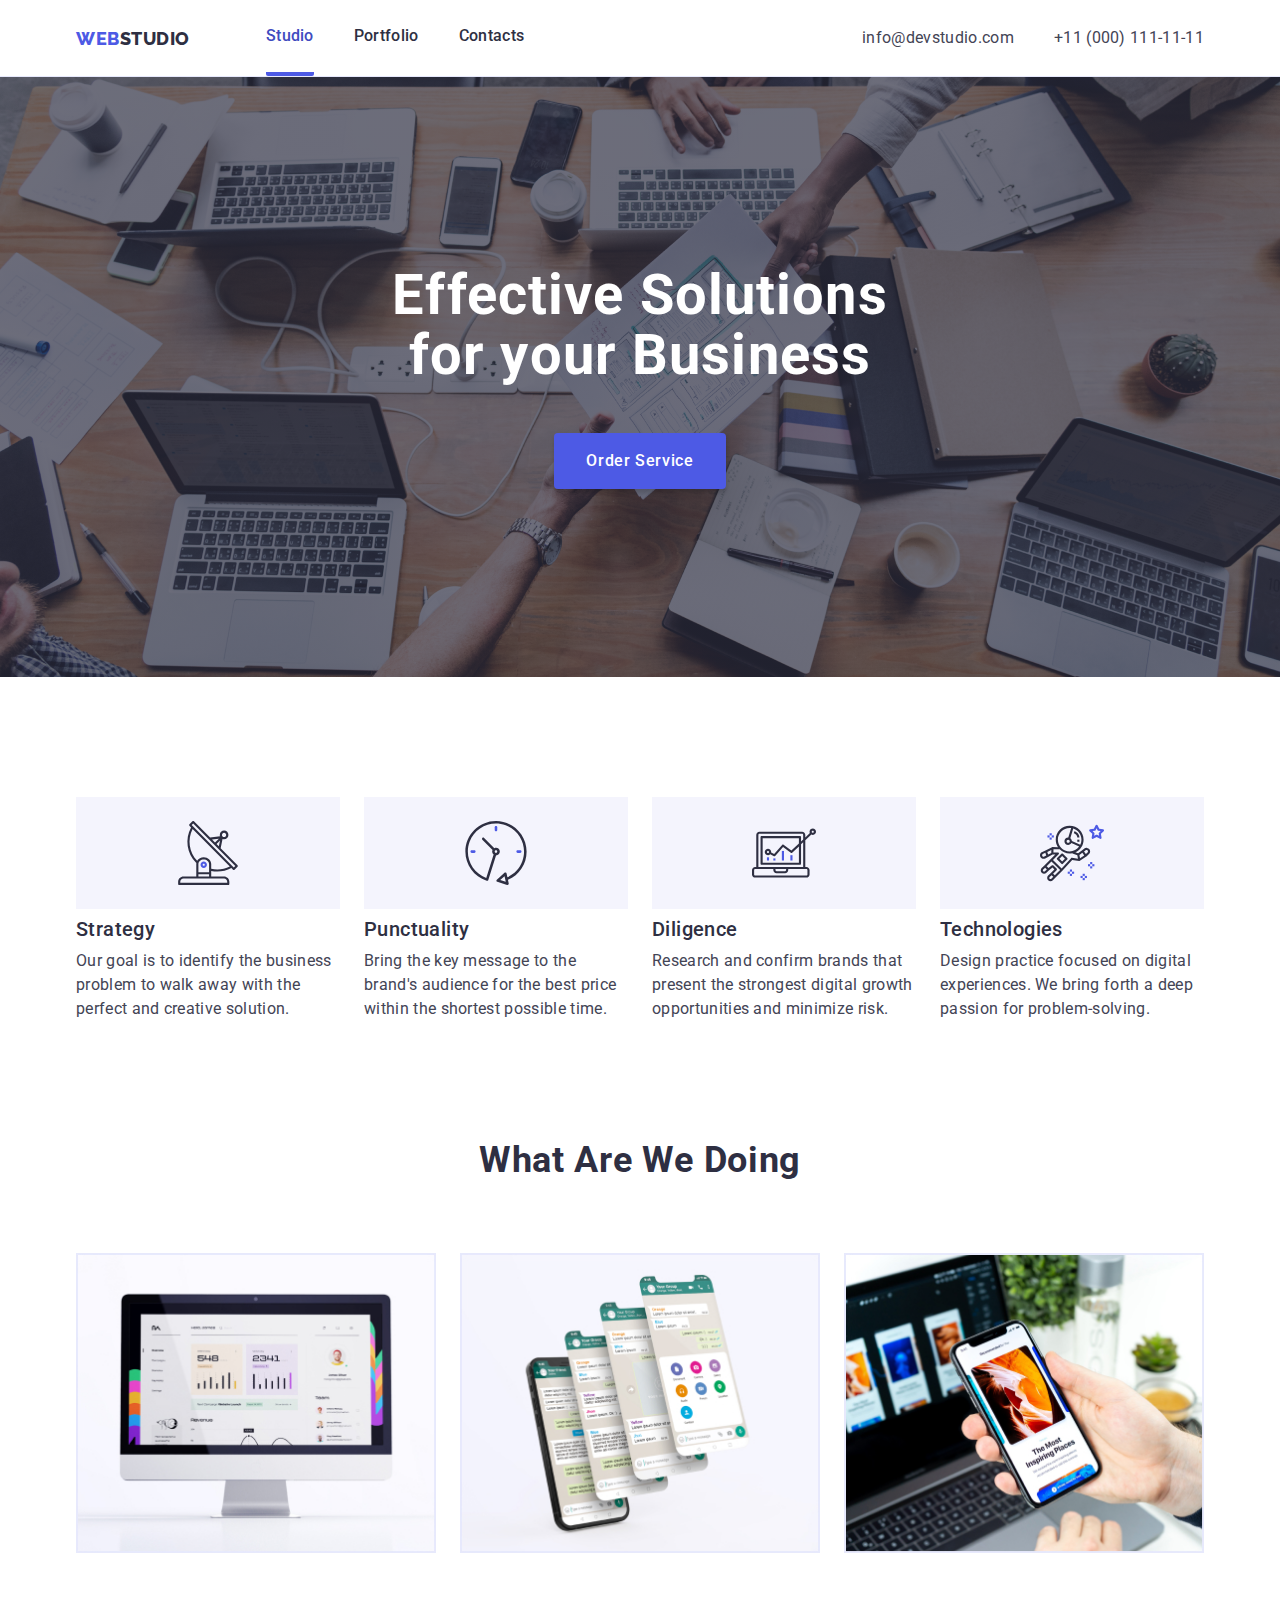
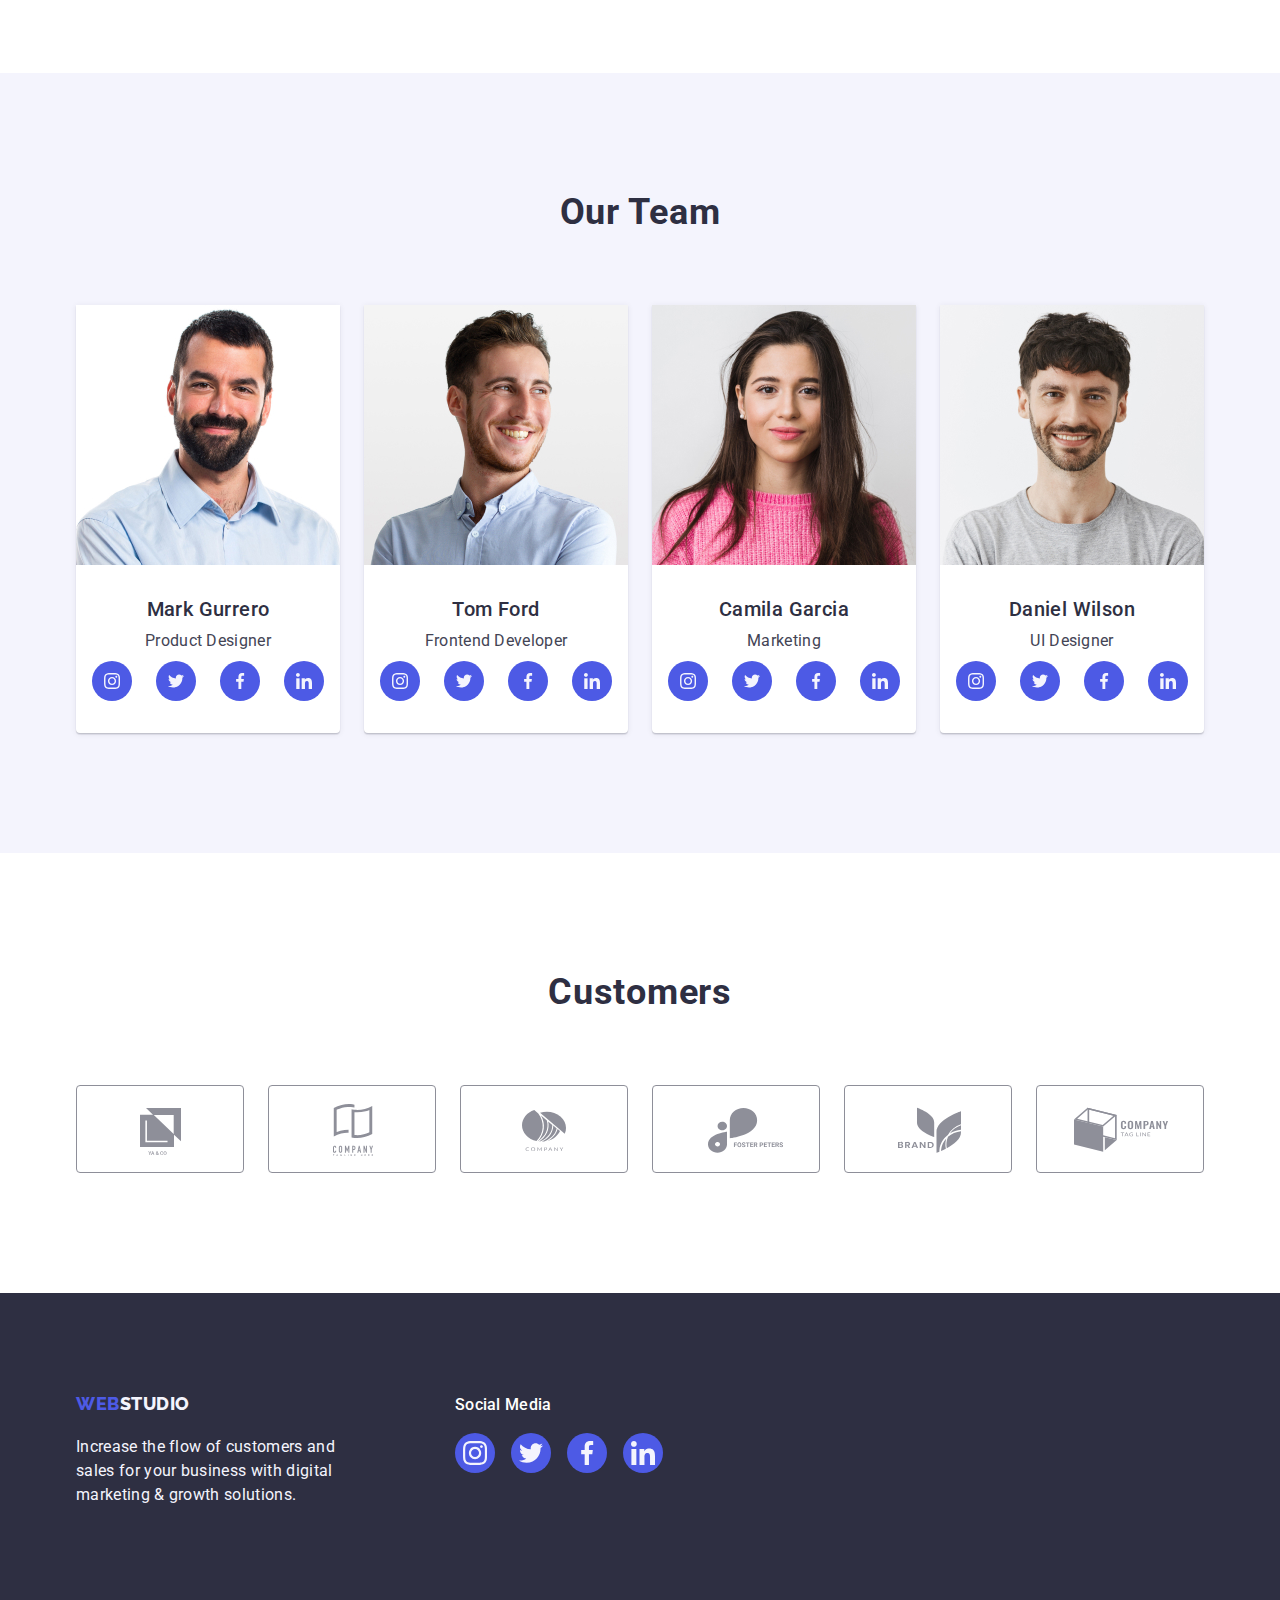
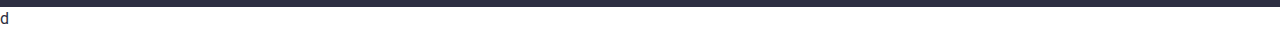
<file: index.html>
<!DOCTYPE html>
<html lang="en">

<head>
    <meta charset="UTF-8">
    <meta name="viewport" content="width=device-width, initial-scale=1.0">
    <title>WEBSTUDIO</title>
    <link rel="stylesheet" href="https://cdnjs.cloudflare.com/ajax/libs/modern-normalize/2.0.0/modern-normalize.min.css">
    <link href="https://fonts.googleapis.com/css2?family=Raleway:wght@800&family=Roboto:wght@400;500;700;900&display=swap" rel="stylesheet">
    <link rel="stylesheet" href="./css/style.css">

</head>

<body>    

   <!-- header -->

   <header class="header">
    <div class="container header-container">

    <!-- Navigation -->

    <nav class="header-navigation nav">
        
        <a class="header-logo link" href="./index.html"><span class="header-logo-web">WEB</span><span class="header-logo-studio">STUDIO</span></a>
        <ul class="header-navigation-list list">
            <li class="header-navigation-item"><a class="header-navigation-link current-page link" rel="noreffer noopener" href="./index.html">Studio</a></li>
            <li class="header-navigation-item"><a class="header-navigation-link link" rel="noreffer noopener" href="./portfolio.html">Portfolio</a></li>
            <li class="header-navigation-item"><a class="header-navigation-link link" href="#">Contacts</a></li>
        </ul>
    
    </nav>

    <!-- Contacts -->

        <ul class="header-contact-list list">
            <li class="header-contact-item">
                <a class="header-contact-link link" href="mailto:info@devstudio.com">info@devstudio.com</a>
            </li>
            <li class="header-contact-item">
                <a class="header-contact-link link" href="tel:+110001111111">+11 (000) 111-11-11</a>
            </li>
    
        </ul>
    </div>
    </header>

    <!-- end of header -->

    <!-- Main -->

    <main class="main">
               <!-- Hero Section -->

        <section class="hero section">
            <div class="container hero-container">
            <h1 class="hero-title">Effective Solutions<br />for your Business</h1>
            <button class="hero-button button" type="button">Order Service</button>
        </div>
        </section>
        
        <!-- Section 1 - Strategy, Puctuality, Diligence, Technologies / Feature-->

        <section class="feature section">
            <div class="container feature-container">
            <ul class="feature-list list">
                <li class="feature-item">
                    <div class="feature-icon-container">
                        <svg class="feature-icon"> <use href="./images/icons.svg#antenna"></use></svg>
                    </div>
                    <h3 class="feature-heading3 heading3">Strategy</h3>
                    <p class="feature-text text">Our goal is to identify the business problem to walk away with the perfect and creative solution.</p>
                </li>
                <li class="feature-item">
                    <div class="feature-icon-container">
                        <svg class="feature-icon"> <use href="./images/icons.svg#clock"></use></svg>
                    </div>
                    <h3 class="feature-heading3 heading3">Punctuality</h3>
                    <p class="feature-text text">Bring the key message to the brand's audience for the best price within the shortest possible time.</p>
                </li>
                <li class="feature-item">
                    <div class="feature-icon-container">
                        <svg class="feature-icon"> <use href="./images/icons.svg#diagram"></use></svg>
                    </div>
                    <h3 class="feature-heading3 heading3">Diligence</h3>
                    <p class="feature-text text">Research and confirm brands that present the strongest digital growth opportunities and minimize risk.</p>
                </li>
                <li class="feature-item">
                    <div class="feature-icon-container">
                        <svg class="feature-icon"> <use href="./images/icons.svg#astronaut"></use></svg>
                    </div>
                    <h3 class="feature-heading3 heading3">Technologies</h3>
                    <p class="feature-text text">Design practice focused on digital experiences. We bring forth a deep passion for
                    problem-solving.</p>
                </li>
            </ul>
            </div>
        </section>
    
        <!-- Section 2 - What are we doing -->
    
        <section class="section-no-top-padding section">
            <div class="container doing-container">
                <h2 class="section-title">What Are We Doing</h2>
                <ul class="doing-list list">
                    <li class="doing-item">
                        <img src="./images/main-page/what-are-we-doing-img1.jpg" alt="Monitor" width="360">
                    </li>
                    <li class="doing-item">
                        <img src="./images/main-page/what-are-we-doing-img2.jpg" alt="Cellphones" width="360">
                    </li>
                    <li class="doing-item">
                        <img src="./images/main-page/what-are-we-doing-img3.jpg" alt="Hands Working on Cellphone and Laptop" width="360">
                    </li>
                </ul>
            </div>
        </section>

        <!-- Section 3 - Our Team -->

        <Section class="section-grey section">
            <div class="container section-grey-container">
            <h2 class="section-title">Our Team</h2>
            <ul class="our-team-list list">
                <li class="our-team-item">
                    <img src="./images/main-page/our-team-mark.jpg" alt="Picture of Mark Gurrero" width="264">
                    <div class="our-team-item-container">
                    <h3 class="our-team-heading3 heading3">Mark Gurrero</h3>
                    <p class="our-team-text text">Product Designer</p>
                    <ul class="grey-section-social-list list">
                        <li class="social-item item"><a class="social-link link" href="#"><svg class="social-icon" width="16" height="16"><use href="./images/icons.svg#instagram"></use></svg>
                        </a>
                        </li>
                        <li class="social-item item"><a class="social-link link" href="#"><svg class="social-icon" width="16" height="16"><use href="./images/icons.svg#twitter"></use></svg>
                        </a>
                        </li>
                        <li class="social-item item"><a class="social-link link" href="#"><svg class="social-icon" width="16" height="16"><use href="./images/icons.svg#facebook"></use></svg>
                        </a>
                        </li>
                        <li class="social-item item"><a class="social-link link" href="#"><svg class="social-icon" width="16" height="16"><use href="./images/icons.svg#linkedin"></use></svg>
                        </a>
                        </li>
                     </ul>
                    </div>
                </li>
                <li class="our-team-item">
                    <img src="./images/main-page/our-team-tom.jpg" alt="Picture of Tom Ford" width="264">
                    <div class="our-team-item-container">
                    <h3 class="our-team-heading3 heading3">Tom Ford</h3>
                    <p class="our-team-text text">Frontend Developer</p>
                    <ul class="grey-section-social-list list">
                        <li class="social-item item"><a class="social-link link" href="#"><svg class="social-icon" width="16" height="16"><use href="./images/icons.svg#instagram"></use></svg>
                        </a>
                        </li>
                        <li class="social-item item"><a class="social-link link" href="#"><svg class="social-icon" width="16" height="16"><use href="./images/icons.svg#twitter"></use></svg>
                        </a>
                        </li>
                        <li class="social-item item"><a class="social-link link" href="#"><svg class="social-icon" width="16" height="16"><use href="./images/icons.svg#facebook"></use></svg>
                        </a>
                        </li>
                        <li class="social-item item"><a class="social-link link" href="#"><svg class="social-icon" width="16" height="16"><use href="./images/icons.svg#linkedin"></use></svg>
                        </a>
                        </li>
                     </ul>
                    </div>
                </li>
                <li class="our-team-item">
                    <img src="./images/main-page/our-team-camila.jpg" alt="Picture of Camila Garcia" width="264">
                    <div class="our-team-item-container">
                    <h3 class="our-team-heading3 heading3">Camila Garcia</h3>
                    <p class="our-team-text text">Marketing</p>
                    <ul class="grey-section-social-list list">
                        <li class="social-item item"><a class="social-link link" href="#"><svg class="social-icon" width="16" height="16"><use href="./images/icons.svg#instagram"></use></svg>
                        </a>
                        </li>
                        <li class="social-item item"><a class="social-link link" href="#"><svg class="social-icon" width="16" height="16"><use href="./images/icons.svg#twitter"></use></svg>
                        </a>
                        </li>
                        <li class="social-item item"><a class="social-link link" href="#"><svg class="social-icon" width="16" height="16"><use href="./images/icons.svg#facebook"></use></svg>
                        </a>
                        </li>
                        <li class="social-item item"><a class="social-link link" href="#"><svg class="social-icon" width="16" height="16"><use href="./images/icons.svg#linkedin"></use></svg>
                        </a>
                        </li>
                     </ul>
                    </div>
                </li>
                <li class="our-team-item">
                    <img src="./images/main-page/our-team-daniel.jpg" alt="Daniel Wilson" width="264">
                    <div class="our-team-item-container">
                    <h3 class="our-team-heading3 heading3">Daniel Wilson</h3>
                    <p class="our-team-text text">UI Designer</p>
                    <ul class="grey-section-social-list list">
                        <li class="social-item item"><a class="social-link link" href="#"><svg class="social-icon" width="16" height="16"><use href="./images/icons.svg#instagram"></use></svg>
                        </a>
                        </li>
                        <li class="social-item item"><a class="social-link link" href="#"><svg class="social-icon" width="16" height="16"><use href="./images/icons.svg#twitter"></use></svg>
                        </a>
                        </li>
                        <li class="social-item item"><a class="social-link link" href="#"><svg class="social-icon" width="16" height="16"><use href="./images/icons.svg#facebook"></use></svg>
                        </a>
                        </li>
                        <li class="social-item item"><a class="social-link link" href="#"><svg class="social-icon" width="16" height="16"><use href="./images/icons.svg#linkedin"></use></svg>
                        </a>
                        </li>
                     </ul>
                    </div>
                </li>
            </ul>
            </div>
    </Section>

    <section class="customers-section section">
        <div class="container customers-container">
            <h2 class="section-title">Customers</h2>
            <ul class="customers-list list">
                <li class="customers-item item"><a class="customers-link link" href="#"><svg class="customers-icon" width="104" height="56"><use href="./images/icons.svg#customer-1"></use></svg>
                </a>
                </li>
                <li class="customers-item item"><a class="customers-link link" href="#"><svg class="customers-icon" width="104" height="56"><use href="./images/icons.svg#customer-2"></use></svg>
                </a>
                </li>
                <li class="customers-item item"><a class="customers-link link" href="#"><svg class="customers-icon" width="104" height="56"><use href="./images/icons.svg#customer-3"></use></svg>
                </a>
                </li>
                <li class="customers-item item"><a class="customers-link link" href="#"><svg class="customers-icon" width="104" height="56"><use href="./images/icons.svg#customer-4"></use></svg>
                </a>
                </li>
                <li class="customers-item item"><a class="customers-link link" href="#"><svg class="customers-icon" width="104" height="56"><use href="./images/icons.svg#customer-5"></use></svg>
                </a>
                </li>
                <li class="customers-item item"><a class="customers-link link" href="#"><svg class="customers-icon" width="104" height="56"><use href="./images/icons.svg#customer-6"></use></svg>
                </a>
                </li>
            </ul>
        </div>
    </section>

    


   </main>

    <!-- Footer -->

   <footer class="footer">
    <div class="container footer-container">
        <div class="logo-wrapper">
        <a class="footer-logo link" href="./index.html"><span class="footer-logo-web">WEB</span><span class="footer-logo-studio">STUDIO</span></a>
        <p class="footer-text text">Increase the flow of customers and<br />sales for your business with digital<br />marketing & growth solutions.</p>
       </div>
        <div class="logo-wrapper">
            <h3 class="footer-social-heading">Social Media</h3>
            <ul class="footer-social-list list">
                <li class="footer-social-item item"><a class="footer-social-link link" href="#"><svg class="social-icon" width="24" height="24"><use href="./images/icons.svg#instagram"></use></svg>
                </a>
                </li>
                <li class="footer-social-item item"><a class="footer-social-link link" href="#"><svg class="social-icon" width="24" height="24"><use href="./images/icons.svg#twitter"></use></svg>
                </a>
                </li>
                <li class="footer-social-item item"><a class="footer-social-link link" href="#"><svg class="social-icon" width="24" height="24"><use href="./images/icons.svg#facebook"></use></svg>
                </a>
                </li>
                <li class="footer-social-item item"><a class="footer-social-link link" href="#"><svg class="social-icon" width="24" height="24"><use href="./images/icons.svg#linkedin"></use></svg>
                </a>
                </li>
             </ul>
        </div>
        </div>
    
    </footer>
    
</body>

</html>d
</file>
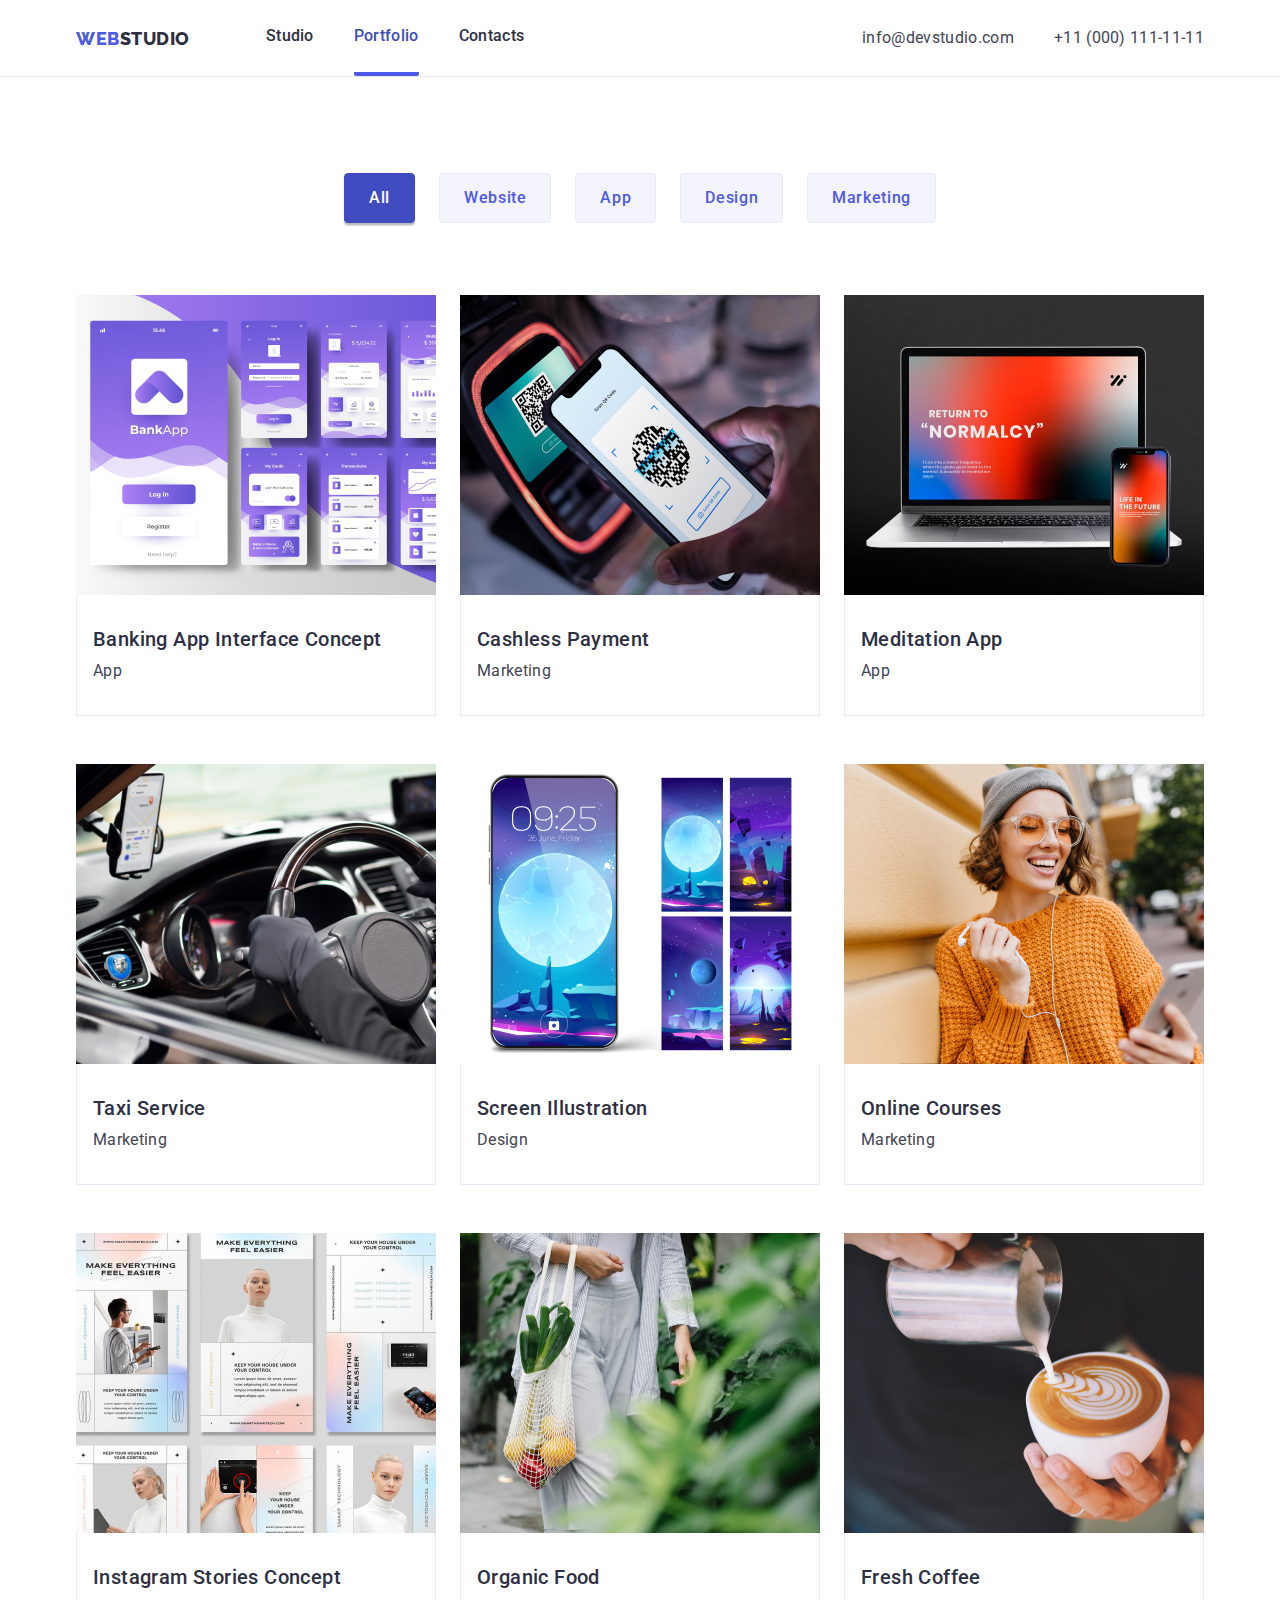
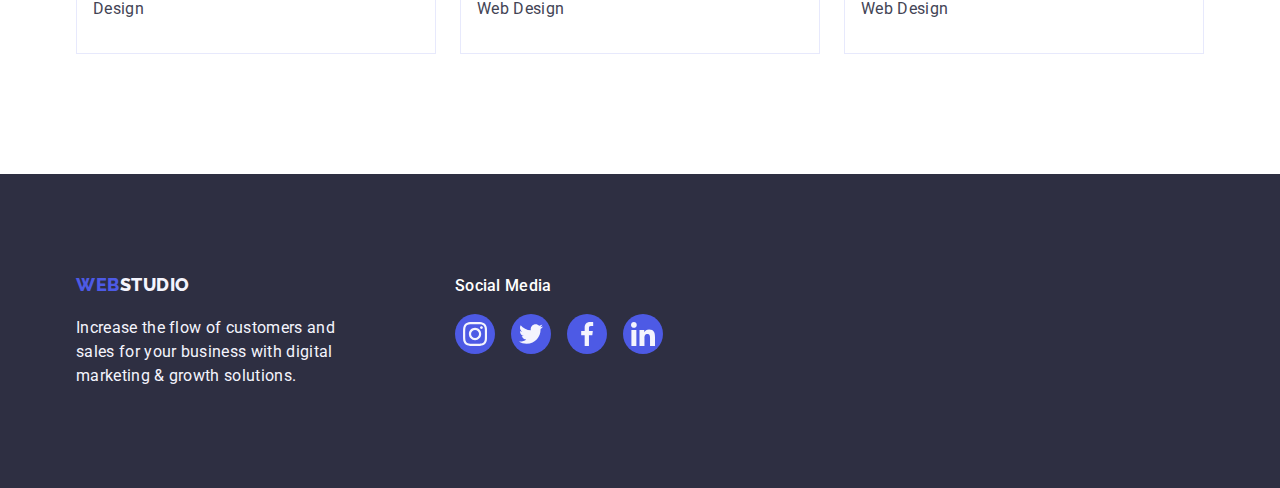
<file: portfolio.html>
<!DOCTYPE html>
<html lang="en">

<head>
    <meta charset="UTF-8">
    <meta name="viewport" content="width=device-width, initial-scale=1.0">
    <title>Portfolio</title>
    <link rel="stylesheet" href="https://cdnjs.cloudflare.com/ajax/libs/modern-normalize/2.0.0/modern-normalize.min.css">
    <link href="https://fonts.googleapis.com/css2?family=Raleway:wght@800&family=Roboto:wght@400;500;700;900&display=swap" rel="stylesheet">
    <link rel="stylesheet" href="./css/style.css">

</head>

<body>

   <!-- header -->

   <!-- header -->

   <header class="header">
    <div class="container header-container">

    <!-- Navigation -->

    <nav class="header-navigation nav">
        
        <a class="header-logo link" href="./index.html"><span class="header-logo-web">WEB</span><span class="header-logo-studio">STUDIO</span></a>
        <ul class="header-navigation-list list">
            <li class="header-navigation-item"><a class="header-navigation-link link" rel="noreffer noopener" href="./index.html">Studio</a></li>
            <li class="header-navigation-item"><a class="header-navigation-link current-page link" rel="noreffer noopener" href="./portfolio.html">Portfolio</a></li>
            <li class="header-navigation-item"><a class="header-navigation-link link" href="#">Contacts</a></li>
        </ul>
    
    </nav>

    <!-- Contacts -->

        <ul class="header-contact-list list">
            <li class="header-contact-item">
                <a class="header-contact-link link" href="mailto:info@devstudio.com">info@devstudio.com</a>
            </li>
            <li class="header-contact-item">
                <a class="header-contact-link link" href="tel:+110001111111">+11 (000) 111-11-11</a>
            </li>
    
        </ul>
    </div>
    </header>


    <!-- Main -->

    <main class="main">
             <!-- filter -->

        <section class="filter-and-projects section">
            <div class="container filter-container"> 
            <!-- <h2>Filters</h2> -->
            <ul class="filter-list list">
                <li class="filter-item"><button class="filter-button-active filter-button button" type="button">All</button></li>
                <li class="filter-item"><button class="filter-button-website filter-button button" type="button">Website</button></li>
                <li class="filters-item"><button class="filter-button-app filter-button button" type="button">App</button></li>
                <li class="filter-item"><button class="filter-button-design filter-button button" type="button">Design</button></li>
                <li class="filter-item"><button class="filter-button-marketing filter-button button" type="button">Marketing</button></li>
            </ul>
            </div>       
              

        <!-- Projects -->
            <div class="container project-container">
            <ul class="project-list list">
                <li class="project-item">
                        <a href="#" class="project-link link"><img src="./images/portfolio/project-1.jpg" alt="Banking App" >
                            <div class="project-itembox-container">
                            <h3 class="project-title heading3">Banking App Interface Concept</h3>
                            <p class="project-description text">App</p>
                            </div></a>
                    </li>
                <li class="project-item">
                    <a href="#" class="project-link link"><img src="./images/portfolio/project-2.jpg" alt="Cashless payment" width="360">
                    <div class="project-itembox-container">
                    <h3 class="project-title heading3">Cashless Payment</h3>
                    <p class="project-description text">Marketing</p>
                    </div></a>
                 </li>
                <li class="project-item">
                    <a href="#" class="project-link link"><img src="./images/portfolio/project-3.jpg" alt="Meditation App" width="360">
                    <div class="project-itembox-container">
                    <h3 class="project-title heading3">Meditation App</h3>
                    <p class="project-description text">App</p>
                    </div></a>
                </li>
                       
                <li class="project-item">
                    <a href="#" class="project-link link"><img src="./images/portfolio/project-4.jpg" alt="Taxi Service" width="360">
                    <div class="project-itembox-container">
                    <h3 class="project-title heading3">Taxi Service</h3>
                    <p class="project-description text">Marketing</p>
                    </div></a>
                </li>
                <li class="project-item">
                    <a href="#" class="project-link link"><img src="./images/portfolio/project-5.jpg" alt="Screen Illustration" width="360">
                    <div class="project-itembox-container">
                    <h3 class="project-title heading3">Screen Illustration</h3>
                    <p class="project-description text">Design</p>
                    </div></a>
                 </li>
                <li class="project-item">
                    <a href="#" class="project-link link"><img src="./images/portfolio/project-6.jpg" alt="Online Courses" width="360">
                    <div class="project-itembox-container">
                    <h3 class="project-title heading3">Online Courses</h3>
                    <p class="project-description text">Marketing</p>
                    </div></a>
                 </li>
                <li class="project-item">
                    <a href="#" class="project-link link"><img src="./images/portfolio/project-7.jpg" alt="Instagram Stories Concept" width="360">
                    <div class="project-itembox-container">
                    <h3 class="project-title heading3">Instagram Stories Concept</h3>
                    <p class="project-description text">Design</p>
                    </div></a>
                 </li>
                <li class="project-item">
                    <a href="#" class="project-link link"><img src="./images/portfolio/project-8.jpg" alt="Organic Food" width="360">
                    <div class="project-itembox-container">
                    <h3 class="project-title heading3">Organic Food</h3>
                    <p class="project-description text">Web Design</p>
                    </div></a>
                 </li>
                <li class="project-item">
                    <a href="#" class="project-link link"><img src="./images/portfolio/project-9.jpg" alt="Fresh Coffee" width="360">
                    <div class="project-itembox-container">
                    <h3 class="project-title heading3">Fresh Coffee</h3>
                    <p class="project-description text">Web Design</p>
                    </div></a>
                 </li>
            </ul>
            </div>
        </section>
    </main>

   <!-- Footer -->

   <footer class="footer">
    <div class="container footer-container">
        <div class="logo-wrapper">
        <a class="footer-logo link" href="./index.html"><span class="footer-logo-web">WEB</span><span class="footer-logo-studio">STUDIO</span></a>
        <p class="footer-text text">Increase the flow of customers and<br />sales for your business with digital<br />marketing & growth solutions.</p>
       </div>
        <div class="logo-wrapper">
            <h3 class="footer-social-heading">Social Media</h3>
            <ul class="footer-social-list list">
                <li class="footer-social-item item"><a class="footer-social-link link" href="#"><svg class="social-icon" width="24" height="24"><use href="./images/icons.svg#instagram"></use></svg>
                </a>
                </li>
                <li class="footer-social-item item"><a class="footer-social-link link" href="#"><svg class="social-icon" width="24" height="24"><use href="./images/icons.svg#twitter"></use></svg>
                </a>
                </li>
                <li class="footer-social-item item"><a class="footer-social-link link" href="#"><svg class="social-icon" width="24" height="24"><use href="./images/icons.svg#facebook"></use></svg>
                </a>
                </li>
                <li class="footer-social-item item"><a class="footer-social-link link" href="#"><svg class="social-icon" width="24" height="24"><use href="./images/icons.svg#linkedin"></use></svg>
                </a>
                </li>
             </ul>
        </div>
        </div>
    
    </footer>
</body>

</html>
</file>
<file: css/style.css>
/* CSS REset */
p,
h1,
h2,
h3,
h4,
h5,
h6 {
  margin: 0;
}

ul,
ol {
  margin: 0;
  padding: 0;
}

html{ box-sizing: border-box;
}

*,*::after,*::before{
  box-sizing: border-box;
}


img {
  display: block;
  max-width: 100%;
  max-height: auto;

}

/* end of CSS Reset */

/* root */
:root {
  --primary-brand: #4D5AE5;
  --primary-text: #2E2F42;
  --address-normal: #434455;
  --secondary-text: #434455;
  --link-hover:#404BBF;
  --filter-button: #F4F4FD;
  --background-body: #fff;
  --hero-title: #fff;
  --background-header: #fff;
  --background-footer: #2E2F42;
  --background-hero: #2E2F42;
  --background-hero-button: #4D5AE5;
  --background-hero-button-hover: #404BBF;
  --filter-button-border: #E7E9FC;
  --footer-text: #F4F4FD;
  --cloud: #F4F4FD;
}

/* for body */

body {
  font-family: "roboto", sans-serif;
  color: var(--primary-text);
  font-size: 16px;
  font-style: normal;
  font-weight: 400;
  line-height: 1.5;
  letter-spacing: 0.32px;
}

/* General style */

.container {
  width: 1158px;
  margin: 0 auto;
  padding: 0 15px;  
  }

.section{
  padding: 120px 0;
 }

 

.link{
  text-decoration: none;
  font-family: inherit;   
  }

.list{
  list-style: none;
  display: flex;
 
}

.button{
  cursor: pointer;
  font-family: inherit;
  border-radius: 4px;
  border: none;
  font-size: 16px;
  font-style: normal;
  font-weight: 500;
  line-height: 1.5;
  letter-spacing: 0.64px;
  text-align: center;
  }

.text{
color: var(--secondary-text)
}


.heading3 {
  font-size: 20px;
  font-weight: 500;
  line-height: 1.2;
  letter-spacing: 0.4px;
  
}

.section-title {
  font-size: 36px;
  font-weight: 700;
  line-height: 1.11;
  letter-spacing: 0.72px;
  text-transform: capitalize;
  text-align: center;
  margin-bottom: 72px;
 
}

/* end of general styles */


/* header */

.header{
  border-bottom: 1px solid var(--filter-button-border);
  }

 .header-container{
  display: flex;
  align-items: center;
  justify-content: space-between;
 }

.header-item{

}

/* logo */

.header-logo{
  color: inherit;
  font-family: Raleway;
  font-size: 18px;
  font-weight: 800;
  line-height: 1.167;
  letter-spacing: 0.54px;
  text-transform: uppercase;
  }

.header-logo-web{
  color: var(--primary-brand);
}

.header-logo-studio{

}

/* Navigation and contact */

.header-navigation{ 
display: flex;
align-items: center;

}

.header-navigation-list{
  gap: 40px;
  margin-left: 76px;
  
}

.header-navigation-item{

}

.header-navigation-link,
.header-contact-link{
  color: inherit;
  font-size: 16px;
  font-style: normal;
  font-weight: 500;
  line-height: 1.5;
  letter-spacing: 0.32px;
  display: block;
  padding: 24px 0;
  

}


.header-contact-link:hover,
.header-contact-link:focus,
.header-navigation-link:hover,
.header-navigation-link:focus,
.current-page 
{
  color: var(--link-hover);  
}


.header-navigation-link:focus,
.current-page {
  color: var(--link-hover);  
  border-bottom: 4px solid var(--background-hero-button);
  border-radius: 2px;
}



.header-contact-list{
  gap: 40px;
 
}

.header-contact-item{
  color: var(--address-normal);
}

.header-contact-link{
  color: var(--secondary-text);
  font-weight: 400;
}

/* end of navigation and contact */

/* end of header */

/* footer */

.footer{
  background-color: var(--background-footer);
  padding: 100px 0;
  
  }

.footer-container{
  display: flex;
  flex-direction: row;
  justify-content: left;
  gap: 120px;
  }
    
.footer-logo{
    color: #F4F4FD;
    font-family: Raleway;
    font-size: 18px;
    font-weight: 800;
    line-height: 1.167;
    letter-spacing: 0.54px;
    text-transform: uppercase;
}
.footer-logo-web{
  color: var(--primary-brand);
}
  
.footer-logo-studio{
  color: var(--footer-text, #F4F4FD);
}
  
  .footer-text{
    color: var(--footer-text, #F4F4FD);
    margin-top: 18px;
  }

  .footer-social-heading {
  color: var(--background-body);
  font-family: Roboto;
  font-size: 16px;
  font-style: normal;
  font-weight: 500;
  line-height: 1.5;
  letter-spacing: 0.32px;
  margin-bottom: 16px;
  }
  .footer-social-list{
    gap: 16px;
  }
  .footer-social-item{
    width: 40px;
    height: 40px;
   
  }
  
  .footer-social-link{
    width: 100%;
    height: 100%;
    border-radius: 50%;
    background-color: var(--background-hero-button);
    color: var(--cloud);
  
    display: flex;
    justify-content: center;
    align-items: center;
  }
.footer-social-link:hover,
.footer-social-link:focus{
  background-color: #31D0AA;
}

  /* end of footer */


/* main  - webstudio */

/* hero section */

.hero{
  background-image: linear-gradient(
    to right,
    rgba(46, 47, 66, 0.70),
    rgba(46, 47, 66, 0.70)
),
    url(../images/main-page/hero-bg.png);
    background-repeat: no-repeat;
    background-size: cover;
    background-position: center;
 
   padding: 188px 0;
 
}

.hero-container{
  display: flex;
  flex-direction: column;
  align-items: center;
}

.hero-title{
  color: var(--hero-title);
  font-size: 56px;
  font-style: normal;
  font-weight: 700;
  line-height: 1.07143;
  letter-spacing: 1.12px;
  text-align: center;
  margin-bottom: 48px;
  
}

.hero-button{
  color: var(--hero-title);
  display: inline-flex;
  padding: 16px 32px;
  align-items: flex-start;
  border-radius: 4px;
  background-color: var(--background-hero-button);
  box-shadow: 0px 4px 4px 0px rgba(0, 0, 0, 0.15);
 
}

.hero-button:hover,
.hero-button:focus{
  background-color: var(--background-hero-button-hover);
  
 }

/* end of hero section */

/* feature section */

.feature{
  background-color: var(--background-body);
  
    
}
.feature-container{
  
}

.feature-list{
gap: 24px;
}

.feature-item {
  width: 264px;
  }

.feature-icon-container{
  background-color: var(--cloud);
 margin-bottom: 8px;
 height: 112px;
 display: flex;
 align-items: center;
 justify-content: center;
 
}  

 .feature-icon{
  width: 64px;
  height: 64px;
} 

.feature-heading3{
  margin-bottom: 8px;
  }


.feature-text{
  color: var(--secondary-text);
 
}

/* end of feature */

/* what are we doing */

.section-no-top-padding{
  padding-top: 0;
}
.doing-container{

}
.doing-heading2{
  text-align: center;
  margin-bottom: 72px;

}
.doing-list{
  gap: 24px;
}
.doing-item{
  border: 1px solid var(--filter-button-border);

}

/* end of what are we doing */

/* our team */

.section-grey{
  background-color: var(--cloud);
}

.section-grey-container{
 
}

.our-team-heading2{
 text-align: center;
 margin-bottom: 72px;

}
.our-team-list{
  gap: 24px;
}
.our-team-item{
  width: 264px;
  border-radius: 0px 0px 4px 4px;
background: var(--background-body);
box-shadow: 0px 2px 1px 0px rgba(46, 47, 66, 0.08), 0px 1px 1px 0px rgba(46, 47, 66, 0.16), 0px 1px 6px 0px rgba(46, 47, 66, 0.08);
 }

 .our-team-item-container{
padding: 32px 16px;
}
 
.our-team-heading3{
  text-align: center;
  
}
.our-team-text{
  color: var(--secondary-text);
  text-align: center;
  margin: 8px 0;
  
}

.grey-section-social-list{
  gap: 24px;
}


.social-item{
  width: 40px;
  height: 40px;
 
}

.social-link{
  width: 100%;
  height: 100%;
  border-radius: 50%;
  background-color: var(--background-hero-button);
  color: var(--cloud);

  display: flex;
  justify-content: center;
  align-items: center;
}

.social-icon{
  fill: currentColor;
}

.social-link:hover,
.social-link:focus{
  background-color: var(--background-hero-button-hover);
}

/* end of our team */
.customers-section{
}
.customers-container{
  
}
.customers-list{
  gap: 24px;
  justify-content: center;
  }

.customers-item{
  width: 168px;
  height: 88px;
}

.customers-link{
  width: 100%;
  height: 100%;
  border-radius: 4px;
  border: 1px solid  #8E8F99;
  display: flex;
  justify-content: center;
  align-items: center;

  color: #8E8F99;
}

.customers-icon{
 
  fill: currentcolor;
}

.customers-link:hover,
.customers-link:focus{
color: var(--link-hover);
border: 1px solid  var(--link-hover);
}
 

/* Customer Section */


/* End of Customer Section */



/* end of main - webstudio - index */

/* main - portfolio */

/* filters */

.filter-and-projects{
 padding-top: 96px;
}

.filter-container{

  
}
.filter-list{
margin-bottom: 72px;
justify-content: center;
gap: 24px;

}

.filter-item{
   
}

.filter-button{
  color: var(--primary-brand);
  background: var(--filter-button);
  border: 1px solid var(--filter-button-border);
  border-radius: 4px;
  padding: 12px 24px;
}

.filter-button:hover,
.filter-button:focus,
.filter-button-active
{
  color: var(--hero-title);
  background: var(--background-hero-button-hover);
  box-shadow: 0px 2px 2px 0px rgba(0, 0, 0, 0.12), 0px 2px 1px 0px rgba(0, 0, 0, 0.08), 0px 3px 1px 0px rgba(0, 0, 0, 0.10);
  border: 1px solid var(--background-hero-button-hover);
}

.filter-button-website{

}
.filter-button-app{}
.filter-button-design{

}
.filter-button-marketing{}

/* end of filters */

/* projects */
.project-container{  
}

.project-list{
  flex-wrap: wrap;
  gap: 48px 24px;

}
.project-item{
width: 360px;

}

.project-link{
  display: block;
  color: inherit;
}

.project-link:hover,
.project-link:focus{
   box-shadow: 0px 2px 1px 0px rgba(46, 47, 66, 0.08), 0px 1px 1px 0px rgba(46, 47, 66, 0.16), 0px 1px 6px 0px rgba(46, 47, 66, 0.08);
}


.project-itembox-container{ 
padding: 32px 16px;
border: 1px solid var(--filter-button-border);
border-top: 0;
background: var(--background-body);
}
.project-title{
 margin-bottom: 8px;
}

.project-description{
  color: var(--secondary-text);
}


/* end of project*/

/* end of main - portfolio */
</file>
